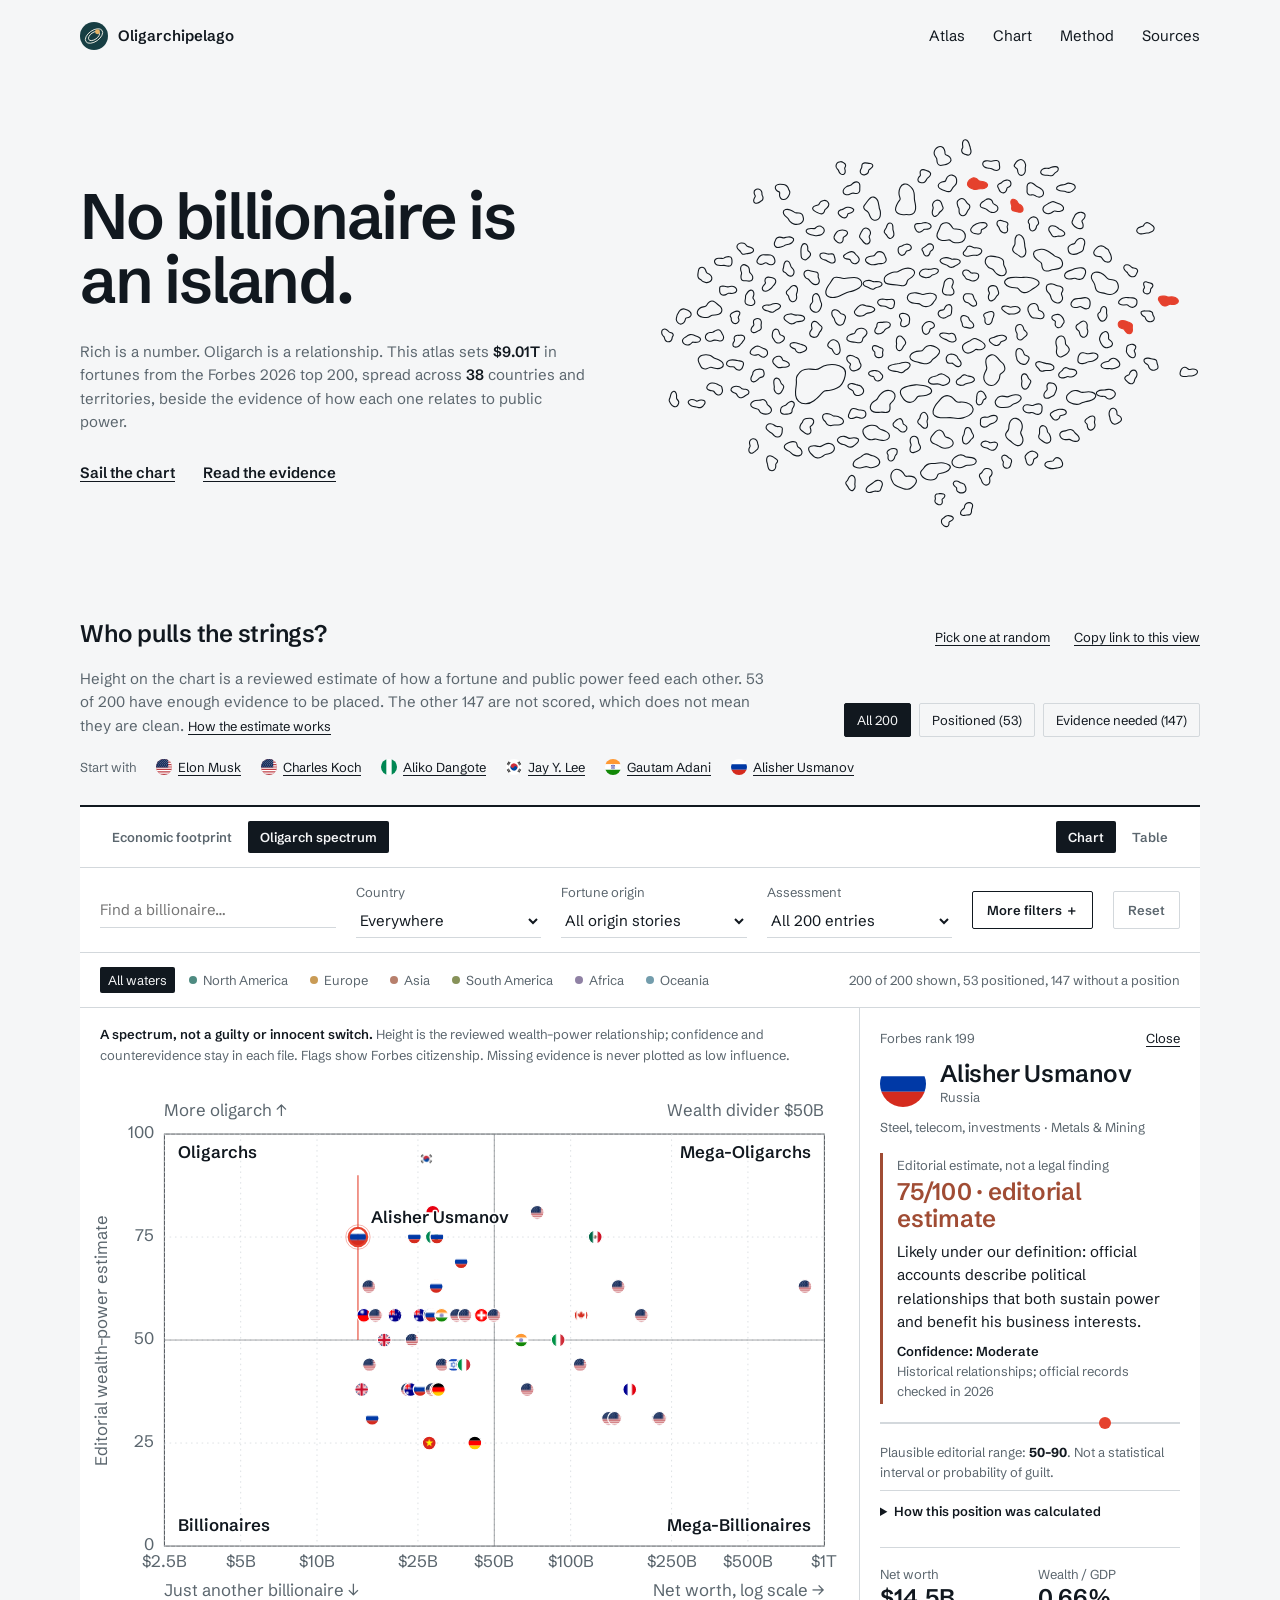
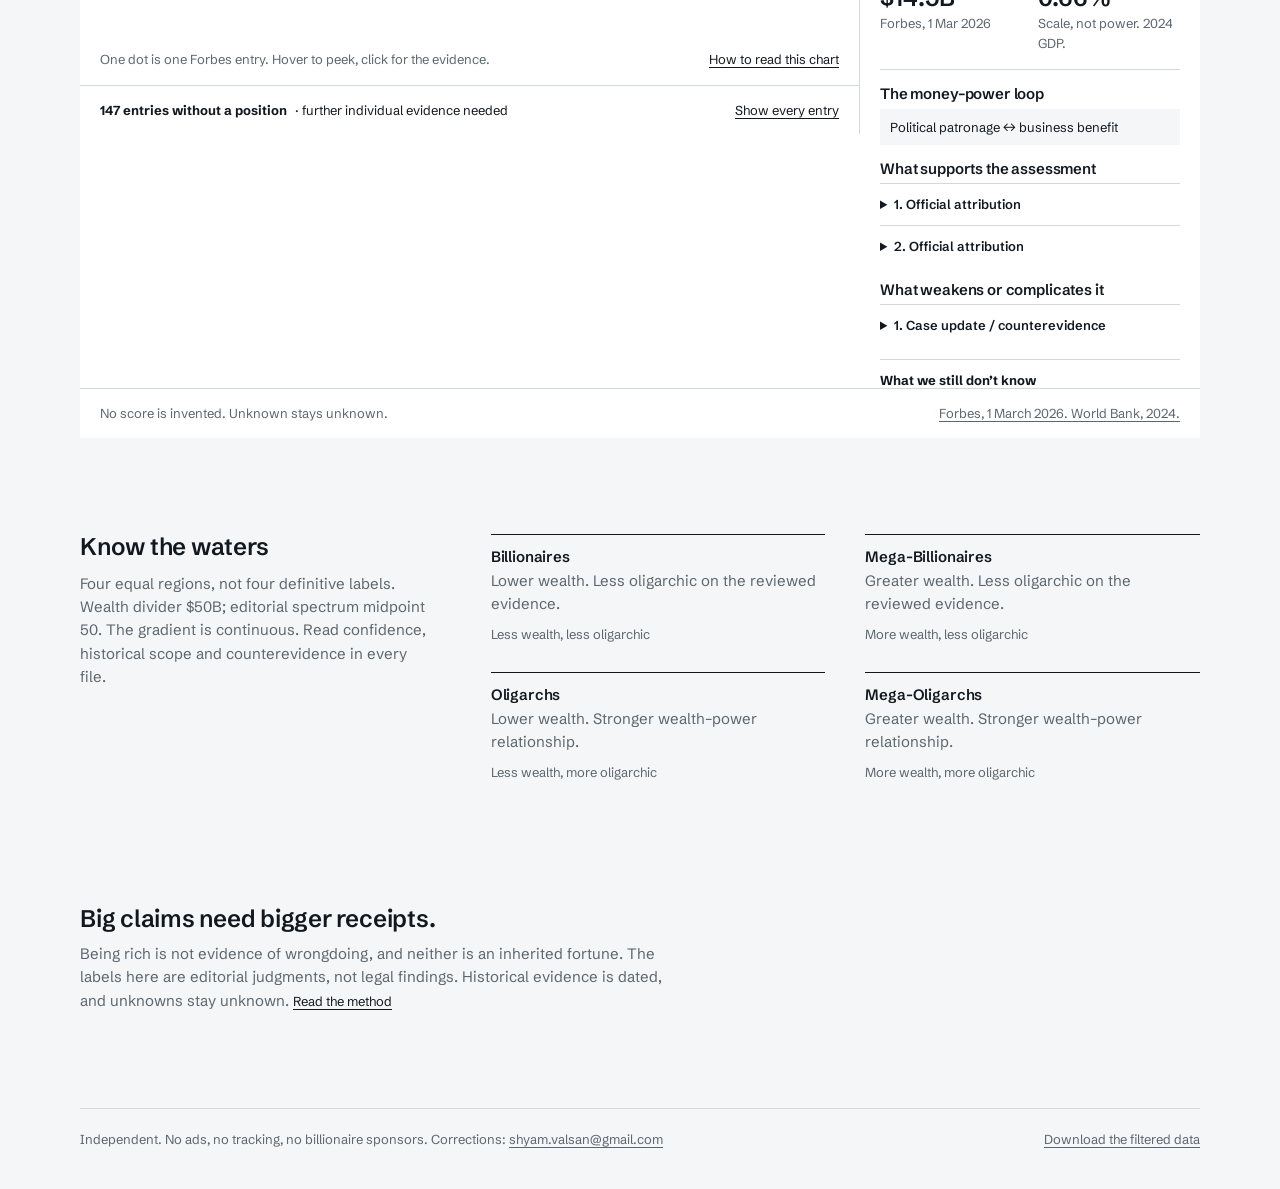
<file: index.html>
<!doctype html>
<html lang="en">
<head>
  <meta charset="utf-8">
  <meta name="viewport" content="width=device-width, initial-scale=1">
  <meta name="theme-color" content="#173e43">
  <meta name="description" content="The Oligarchipelago: a playful, source-backed atlas of the 2026 Forbes top 200. Explore wealth, economic footprint, and the evidence behind influence.">
  <title>The Oligarchipelago — Wealth and power, with receipts</title>
  <link rel="icon" href="assets/mark.svg" type="image/svg+xml">
  <link rel="stylesheet" href="styles.css">
  <script type="module" src="app.mjs"></script>
</head>
<body>
  <a class="skip-link" href="#explorer">Skip to the explorer</a>
  <header class="site-header wrap">
    <a href="./" class="wordmark" aria-label="The Oligarchipelago home"><img src="assets/mark.svg" width="28" height="28" alt="">Oligarchipelago</a>
    <nav aria-label="Main navigation"><a href="#explorer">Atlas</a><a href="map.html">Chart</a><button type="button" data-dialog="methodology">Method</button><button type="button" data-dialog="sources">Sources</button></nav>
  </header>
  <main>
    <section class="hero wrap" aria-labelledby="hero-title">
      <div class="hero-copy">
        <h1 id="hero-title">No billionaire is an island.</h1>
        <p class="hero-deck">Rich is a number. Oligarch is a relationship. This atlas sets <span id="total-wealth">—</span> in fortunes from the Forbes 2026 top 200, spread across <span id="country-count">—</span> countries and territories, beside the evidence of how each one relates to public power.</p>
        <p><a class="plain-link" href="map.html">Sail the chart</a> <a class="plain-link" href="#explorer">Read the evidence</a></p>
      </div>
      <a class="hero-map" href="map.html" aria-label="Open the chart: every fortune drawn as an island"><svg id="hero-map" viewBox="0 0 600 460" aria-hidden="true"></svg></a>
    </section>

    <section class="atlas-section wrap" id="explorer" aria-labelledby="atlas-title">
      <div class="section-heading"><div><h2 id="atlas-title">Who pulls the strings?</h2></div><div class="heading-actions"><button class="text-button" id="surprise">Pick one at random</button><button class="text-button" id="share">Copy link to this view</button></div></div>
      <div id="assessment-overview" class="assessment-overview" aria-label="Assessment coverage"></div><div id="likely-shortlist" class="likely-shortlist"></div>
      <div class="atlas-card">
        <div class="atlas-toolbar"><div class="segmented" aria-label="Data lens"><button type="button" id="lens-footprint" data-lens="footprint" aria-pressed="true">Economic footprint</button><button type="button" id="lens-influence" data-lens="influence" aria-pressed="false">Oligarch spectrum</button></div><div class="view-switch" aria-label="Display"><button data-view="chart" aria-pressed="true" title="Scatter plot"><span>Chart</span></button><button data-view="table" aria-pressed="false" title="Accessible data table"><span>Table</span></button></div></div>
        <div class="filter-bar"><label class="search-field"><input id="search" type="search" placeholder="Find a billionaire…" aria-label="Search name or source of wealth"></label><label class="filter-select"><span>Country</span><select id="country"><option value="all">Everywhere</option></select></label><label class="filter-select"><span>Fortune origin</span><select id="origin"><option value="all">All origin stories</option><option value="self-made">Self-made (Forbes)</option><option value="family">Family-linked · all</option><option value="inherited">Inherited</option><option value="mixed">Inherited & grown</option><option value="family-linked">Family-linked · unspecified</option><option value="unknown">Unknown</option></select></label><label class="filter-select"><span>Assessment</span><select id="assessment"><option value="all">All 200 entries</option><option value="placed">Evidence-backed placements</option><option value="upper">Upper half of spectrum</option><option value="lower">Lower half of spectrum</option><option value="unplaced">Evidence still needed</option></select></label><button class="filter-toggle" id="more-filters" aria-expanded="false" aria-controls="advanced-filters">More filters <span>+</span></button><button class="reset-button" id="reset" title="Reset every filter">Reset</button></div>
        <div id="advanced-filters" class="advanced-filters" hidden><label>Industry<select id="industry"><option value="all">All industries</option></select></label><label>National GDP<select id="gdp"><option value="all">Any GDP</option><option value="small">Below $100B</option><option value="medium">$100B – $1T</option><option value="large">$1T or more</option><option value="missing">Not available</option></select></label><label>GDP per capita<select id="income"><option value="all">Any income level</option><option value="low">Below $10,000</option><option value="middle">$10,000 – $40,000</option><option value="high">$40,000 or more</option><option value="missing">Not available</option></select></label><label>Purchasing power / person<select id="ppp"><option value="all">Any PPP GDP per capita</option><option value="low">Below Int$20,000</option><option value="middle">Int$20,000 – Int$60,000</option><option value="high">Int$60,000 or more</option><option value="missing">Not available</option></select></label><label>Marker style<select id="color"><option value="flag">Citizenship flag</option><option value="continent">Continent</option><option value="origin">Fortune origin</option></select></label><label>Wealth axis<select id="scale"><option value="log">Logarithmic</option><option value="linear">Linear</option></select></label></div>
        <div class="legend-row"><div id="continents" class="continent-filters" aria-label="Filter by continent"></div><span class="result-count" id="result-count" role="status" aria-live="polite">Loading the atlas…</span></div>
        <div id="origin-legend" class="origin-legend" hidden></div>
        <div class="explorer-grid"><div class="plot-panel"><div class="lens-note" id="lens-note"></div><div id="chart-view"><div class="chart-container" id="chart-container"><svg id="chart" viewBox="0 0 960 580" role="img" aria-labelledby="chart-title chart-desc"><title id="chart-title">Billionaire wealth and economic footprint</title><desc id="chart-desc">Interactive scatter plot. Use the table view for a sortable, keyboard-accessible list.</desc></svg><div class="chart-tooltip" id="tooltip" role="tooltip" hidden></div></div><div class="chart-footer"><span>One dot is one Forbes entry. Hover to peek, click for the evidence.</span><button class="text-button" data-dialog="methodology">How to read this chart</button></div><div id="unmapped" class="unmapped"></div></div><div id="table-view" hidden><div class="table-scroll"><table><caption class="sr-only">Filtered Forbes 2026 entries. Activate a name to see its sources.</caption><thead><tr><th><button data-sort="rank">Rank ↕</button></th><th><button data-sort="name">Name ↕</button></th><th>Country</th><th><button data-sort="wealth">Wealth ↕</button></th><th><button id="metric-sort" data-sort="metric">Footprint ↕</button></th><th>Origin</th></tr></thead><tbody id="table-body"></tbody></table></div><div class="table-pagination"><button id="prev-page">← Previous</button><span id="page-label"></span><button id="next-page">Next →</button></div></div><div id="empty-state" class="empty-state" hidden><span aria-hidden="true">⌕</span><h3>Uncharted waters.</h3><p>No fortunes match this combination. Try a broader horizon.</p><button class="outline-button" id="empty-reset">Clear filters</button></div></div><aside class="profile-panel" id="profile" aria-label="Selected billionaire details" tabindex="-1"></aside></div>
        <div class="data-strip"><span>No score is invented. Unknown stays unknown.</span><button data-dialog="sources">Forbes, 1 March 2026. World Bank, 2024.</button></div>
      </div>
    </section>

    <section class="quadrant-section wrap" aria-labelledby="quadrant-heading"><h2 id="quadrant-heading">Know the waters</h2><p id="quadrant-context"></p><div class="quadrant-cards" id="quadrant-cards"></div></section>
    <section class="principle-banner wrap"><h2>Big claims need bigger receipts.</h2><p>Being rich is not evidence of wrongdoing, and neither is an inherited fortune. The labels here are editorial judgments, not legal findings. Historical evidence is dated, and unknowns stay unknown. <button class="text-button" data-dialog="methodology">Read the method</button></p></section>
  </main>
  <footer class="site-footer wrap"><span>Independent. No ads, no tracking, no billionaire sponsors. Corrections: <a href="mailto:shyam.valsan@gmail.com">shyam.valsan@gmail.com</a></span><button id="download" class="text-button">Download the filtered data</button></footer>
  <dialog id="info-dialog" aria-labelledby="dialog-title"><div class="dialog-top"><span></span><button id="close-dialog" aria-label="Close dialog">×</button></div><div id="dialog-content"></div></dialog>
  <div id="toast" class="toast" role="status" hidden></div>
  <noscript><p class="noscript">This interactive atlas needs JavaScript. The complete dataset is available in <a href="data/billionaires.json">JSON format</a>.</p></noscript>
</body>
</html>
</file>
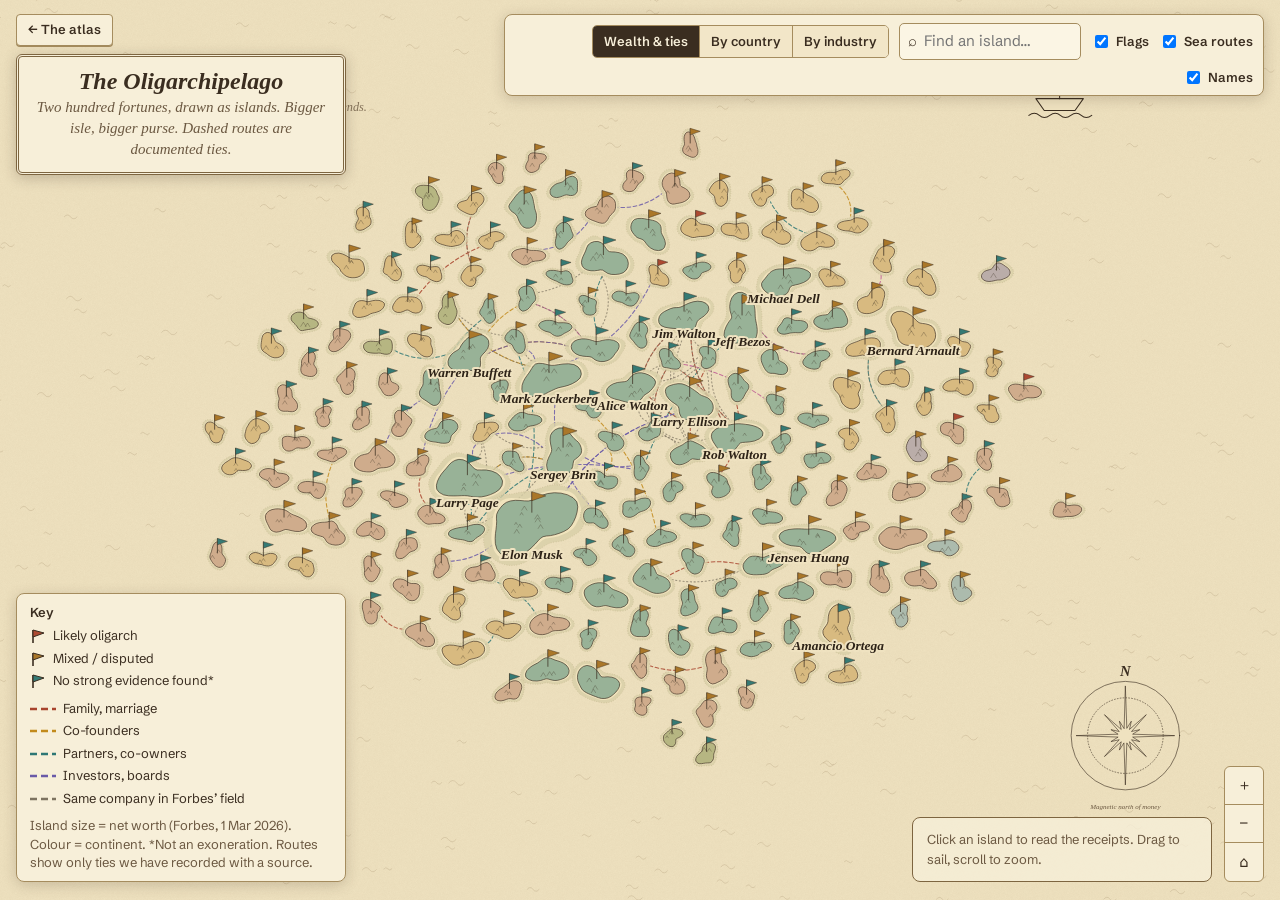
<file: map.html>
<!doctype html>
<html lang="en">
<head>
  <meta charset="utf-8">
  <meta name="viewport" content="width=device-width, initial-scale=1">
  <meta name="theme-color" content="#173e43">
  <meta name="description" content="A chart of the Oligarchipelago: the Forbes 2026 top 200 drawn as islands. Size is net worth; sea routes are documented ties between fortunes.">
  <title>The Chart — The Oligarchipelago</title>
  <link rel="icon" href="assets/mark.svg" type="image/svg+xml">
  <link rel="stylesheet" href="map.css">
  <script type="module" src="map.mjs"></script>
</head>
<body>
  <header class="chart-head">
    <a href="./" class="back" aria-label="Back to the atlas">← The atlas</a>
    <div class="cartouche"><h1>The Oligarchipelago</h1><p class="deck">Two hundred fortunes, drawn as islands. Bigger isle, bigger purse. Dashed routes are documented ties.</p></div>
  </header>
  <main class="stage" id="stage">
    <svg id="map" role="group" aria-label="Map of 200 islands, one per billionaire. Use the list view for a text version." tabindex="-1"></svg>
    <div class="toolbar" role="toolbar" aria-label="Map controls">
      <div class="seg" id="modes" aria-label="Arrange islands by"></div>
      <label class="find"><span aria-hidden="true">⌕</span><input id="find" type="search" placeholder="Find an island…" aria-label="Find an island by name" list="names" autocomplete="off"><datalist id="names"></datalist></label>
      <label class="check"><input type="checkbox" id="t-flags" checked> Flags</label>
      <label class="check"><input type="checkbox" id="t-ties" checked> Sea routes</label>
      <label class="check"><input type="checkbox" id="t-labels" checked> Names</label>
    </div>
    <div class="zoom" aria-label="Zoom"><button id="zin" aria-label="Zoom in">＋</button><button id="zout" aria-label="Zoom out">−</button><button id="zreset" aria-label="Reset view">⌂</button></div>
    <aside class="legend" id="legend" aria-label="Map key"></aside>
    <aside class="panel" id="panel" aria-live="polite" tabindex="-1"></aside>
    <div class="tip" id="tip" role="tooltip" hidden></div>
    <p class="loading" id="loading">Unrolling the chart…</p>
  </main>
  <noscript><p class="noscript">The chart needs JavaScript. The full dataset is available as <a href="data/billionaires.json">JSON</a>, and the <a href="./">atlas</a> has an accessible table.</p></noscript>
</body>
</html>
</file>
<file: styles.css>
@font-face{font-family:'Schibsted Grotesk';font-style:normal;font-weight:400 900;font-display:swap;src:url('assets/fonts/schibsted.ttf') format('truetype')}

/* One family, two weights, four sizes. Colour is ink on paper; red is reserved for what the evidence flags. */
:root{--paper:#f5f6f7;--white:#fff;--ink:#11181f;--mute:#5b666e;--rule:#d3d8dc;--red:#e5412d;--amber:#d9a021;--green:#3b7a6e;
  --s:13px;--m:15px;--l:24px;--xl:clamp(40px,6.4vw,64px);--sans:'Schibsted Grotesk',system-ui,sans-serif}
*{box-sizing:border-box}
html{scroll-behavior:smooth;scroll-padding-top:24px}
body{margin:0;background:var(--paper);color:var(--ink);font:400 var(--m)/1.55 var(--sans);-webkit-font-smoothing:antialiased}
button,input,select{font:inherit;color:inherit}
button{cursor:pointer;border:0;background:none;padding:0}
button:disabled{opacity:.35;cursor:default}
a{color:inherit}
button,a,input,select,[tabindex]{outline-offset:3px}
:focus-visible{outline:2px solid var(--red)}
[hidden]{display:none!important}
h1,h2,h3,h4,p,dl,dd{margin:0}
h1,h2,h3,h4{font-weight:600;line-height:1.1;letter-spacing:-.01em}
small{font-size:var(--s);color:var(--mute)}
.wrap{width:min(1120px,calc(100% - 48px));margin-inline:auto}
.quiet{color:var(--mute)}
.sr-only{position:absolute;width:1px;height:1px;overflow:hidden;clip:rect(0 0 0 0);white-space:nowrap}
.skip-link{position:absolute;left:-999px;top:8px;background:var(--ink);color:var(--paper);padding:8px 12px;z-index:50}
.skip-link:focus{left:8px}

/* links and buttons: underline is the affordance; one boxed style for toggles */
.plain-link,.text-button,.site-footer a{text-decoration:underline;text-underline-offset:3px;text-decoration-thickness:1px}
.plain-link{margin-right:24px;font-weight:600}
.text-button{font:inherit;font-size:var(--s)}
.plain-link:hover,.text-button:hover{text-decoration-thickness:2px}
.outline-button,.filter-toggle,.reset-button{border:1px solid var(--ink);border-radius:2px;padding:8px 14px;font-size:var(--s);font-weight:600}
.outline-button:hover,.filter-toggle:hover{background:var(--ink);color:var(--paper)}

/* header */
.site-header{display:flex;align-items:center;justify-content:space-between;gap:24px;padding:22px 0}
.wordmark{display:flex;align-items:center;gap:10px;text-decoration:none;font-weight:600;font-size:var(--m)}
.site-header nav{display:flex;gap:28px}
.site-header nav a,.site-header nav button{text-decoration:none;font-size:var(--m)}
.site-header nav a:hover,.site-header nav button:hover{text-decoration:underline;text-underline-offset:4px}

/* hero: the archipelago is the picture */
.hero{display:grid;grid-template-columns:minmax(0,1fr) minmax(0,1.05fr);gap:56px;align-items:center;padding:64px 0 88px}
.hero h1{font-size:var(--xl);letter-spacing:-.035em;line-height:1;max-width:9em}
.hero-deck{margin:28px 0 28px;max-width:34em;color:var(--mute)}
.hero-deck span{color:var(--ink);font-weight:600}
.hero-map{display:block;text-decoration:none}
#hero-map{width:100%;height:auto;display:block;overflow:visible}
.hero-isle{fill:none;stroke:var(--ink);stroke-width:1.1;vector-effect:non-scaling-stroke;stroke-linejoin:round}
.hero-likely{fill:var(--red);stroke:var(--red)}
.hero-map:hover .hero-isle:not(.hero-likely){stroke-width:1.6}

/* sections */
.atlas-section{padding-bottom:96px}
.section-heading{display:flex;justify-content:space-between;align-items:end;gap:24px;padding-bottom:20px}
.section-heading h2,.quadrant-section h2,.principle-banner h2{font-size:var(--l)}
.heading-actions{display:flex;gap:24px}
.assessment-overview{display:flex;justify-content:space-between;align-items:end;gap:32px;padding:0 0 20px}
.assessment-overview p{max-width:46em;color:var(--mute)}
.assessment-overview p .text-button{color:var(--ink)}
.research-progress{display:flex;gap:8px;flex:none}
.research-progress button{border:1px solid var(--rule);border-radius:2px;padding:6px 12px;font-size:var(--s)}
.research-progress button[aria-pressed=true]{background:var(--ink);color:var(--paper);border-color:var(--ink)}
.likely-shortlist{display:flex;flex-wrap:wrap;align-items:center;gap:6px 20px;padding:0 0 28px;font-size:var(--s)}
.likely-shortlist>span{color:var(--mute)}
.likely-shortlist button{display:flex;align-items:center;gap:6px;text-decoration:underline;text-underline-offset:3px;text-decoration-thickness:1px}
.likely-shortlist img{border-radius:50%}

/* explorer */
.atlas-card{background:var(--white);border-top:2px solid var(--ink)}
.atlas-toolbar,.filter-bar,.legend-row{display:flex;align-items:center;gap:20px;padding:14px 20px;border-bottom:1px solid var(--rule)}
.atlas-toolbar{justify-content:space-between}
.segmented,.view-switch{display:flex;gap:4px}
.segmented button,.view-switch button{padding:6px 12px;border-radius:2px;font-size:var(--s);font-weight:600;color:var(--mute)}
.segmented button[aria-pressed=true],.view-switch button[aria-pressed=true]{background:var(--ink);color:var(--paper)}
.filter-bar{flex-wrap:wrap}
.search-field{flex:1 1 200px}
.search-field input,.filter-select select,.advanced-filters select{width:100%;border:0;border-bottom:1px solid var(--rule);background:transparent;padding:6px 0;border-radius:0}
.filter-select{display:flex;flex-direction:column;flex:1 1 150px;gap:2px}
.filter-select span,.advanced-filters label{font-size:var(--s);color:var(--mute)}
.advanced-filters{display:grid;grid-template-columns:repeat(auto-fit,minmax(170px,1fr));gap:16px 20px;padding:14px 20px;border-bottom:1px solid var(--rule)}
.advanced-filters label{display:flex;flex-direction:column;gap:2px}
.reset-button{border-color:var(--rule);color:var(--mute)}
.legend-row{justify-content:space-between;font-size:var(--s);flex-wrap:wrap}
.continent-filters{display:flex;gap:6px;flex-wrap:wrap}
.continent-filters button{display:flex;align-items:center;gap:6px;padding:3px 8px;border-radius:2px;color:var(--mute)}
.continent-filters button[aria-pressed=true]{background:var(--ink);color:var(--paper)}
.legend-dot{width:8px;height:8px;border-radius:50%;background:var(--dot)}
.result-count{color:var(--mute)}
.origin-legend{display:flex;gap:16px;padding:10px 20px;font-size:var(--s);border-bottom:1px solid var(--rule)}
.origin-legend span{display:flex;align-items:center;gap:6px}
.explorer-grid{display:grid;grid-template-columns:minmax(0,1fr) 340px;align-items:start}
.plot-panel{min-width:0;border-right:1px solid var(--rule)}
.lens-note{padding:16px 20px 0;font-size:var(--s);color:var(--mute)}
.lens-note strong{color:var(--ink);font-weight:600}
.chart-container{position:relative;padding:8px 8px 0}
#chart{width:100%;height:auto;display:block;overflow:visible}
.chart-footer{display:flex;justify-content:space-between;gap:16px;padding:8px 20px 16px;font-size:var(--s);color:var(--mute)}
.chart-footer .text-button{color:var(--ink)}
.unmapped{border-top:1px solid var(--rule)}
.research-roster{padding:14px 20px}
.research-roster summary{cursor:pointer;font-size:var(--s);display:flex;gap:8px;flex-wrap:wrap}
.research-roster summary span{margin-left:auto;text-decoration:underline;text-underline-offset:3px}
.research-roster p{margin:10px 0;font-size:var(--s);color:var(--mute);max-width:52em}
.research-roster-grid{display:grid;grid-template-columns:repeat(auto-fill,minmax(200px,1fr));gap:2px 16px}
.research-roster-grid button{display:flex;align-items:center;gap:8px;padding:5px 0;text-align:left;font-size:var(--s)}
.research-roster-grid img{border-radius:50%;flex:none}
.data-strip{display:flex;justify-content:space-between;gap:16px;flex-wrap:wrap;padding:14px 20px;border-top:1px solid var(--rule);font-size:var(--s);color:var(--mute)}
.data-strip button{font-size:var(--s);text-decoration:underline;text-underline-offset:3px}

/* chart marks */
.plot-frame{stroke:var(--ink);stroke-width:1}
.gridline{stroke:var(--rule);stroke-width:1;stroke-dasharray:2 5}
.divider{stroke:var(--ink);stroke-width:1;opacity:.5}
.tick,.spectrum-endpoint,.axis-title,.point-label{font:400 22px var(--sans);fill:var(--mute)}
.spectrum-quadrant{font:600 22px var(--sans);fill:var(--ink);pointer-events:none}
.point-label{fill:var(--ink);font-weight:600;paint-order:stroke;stroke:#fff;stroke-width:4;stroke-linejoin:round;pointer-events:none}
.bubble{cursor:pointer;stroke:#fff;stroke-width:1.5;transition:opacity .15s;outline:none}
.flag-bubble{fill-opacity:1}
.bubble:hover,#chart .bubble:focus-visible{stroke:var(--ink);stroke-width:2.5}
.bubble.selected{stroke:var(--red);stroke-width:3}
.halo{fill:none;stroke:var(--red);stroke-width:1;opacity:.5;pointer-events:none}
.editorial-range{stroke:var(--red);stroke-width:2;opacity:.7;pointer-events:none}
.chart-tooltip{position:absolute;z-index:10;pointer-events:none;min-width:190px;max-width:260px;background:var(--ink);color:var(--paper);border-radius:2px;padding:10px 12px;font-size:var(--s)}
.chart-tooltip strong{display:block;font-size:var(--m);font-weight:600}
.chart-tooltip .tooltip-meta{color:#b6c0c6;margin-bottom:8px}
.chart-tooltip dl{display:grid;grid-template-columns:1fr auto;gap:3px 12px}
.chart-tooltip dd{font-weight:600}
.chart-tooltip .quiet{color:#b6c0c6;margin-top:6px}

/* table */
.table-scroll{overflow:auto}
table{width:100%;border-collapse:collapse;font-size:var(--s)}
th,td{padding:10px 20px;text-align:left;border-bottom:1px solid var(--rule);white-space:nowrap}
th{font-weight:600;color:var(--mute)}
th button{font-weight:600}
td button{text-decoration:underline;text-underline-offset:3px;text-align:left}
tr.selected td{background:var(--paper)}
.table-pagination{display:flex;justify-content:space-between;align-items:center;padding:12px 20px;font-size:var(--s)}
.table-pagination button{text-decoration:underline;text-underline-offset:3px}
.empty-state{padding:56px 20px}
.empty-state h3{font-size:var(--l);margin-bottom:8px}
.empty-state p{color:var(--mute);margin-bottom:16px}
.empty-state span{display:none}

/* profile */
.profile-panel{padding:20px;font-size:var(--s);max-height:980px;overflow:auto}
.profile-welcome h3{font-size:var(--l);margin-bottom:8px}
.profile-welcome p{margin-bottom:12px;color:var(--mute)}
.profile-kicker{display:flex;justify-content:space-between;color:var(--mute);margin-bottom:12px}
.profile-kicker button{text-decoration:underline;text-underline-offset:3px;color:var(--ink)}
.profile-identity{display:flex;align-items:center;gap:14px}
.profile-flag{border-radius:50%}
.profile-identity h3{font-size:var(--l)}
.profile-identity p,.profile-source{color:var(--mute)}
.profile-source{margin:10px 0 16px}
.assessment-verdict{border-left:3px solid var(--verdict);padding:2px 0 2px 14px;margin-bottom:16px}
.assessment-verdict h4{font-size:var(--l);color:var(--verdict);margin:4px 0 8px}
.assessment-verdict p{font-size:var(--m)}
.case-confidence{margin-top:8px;font-weight:600}
.spectrum-meter{position:relative;height:2px;background:var(--rule);margin:18px 0}
.spectrum-meter>span{position:absolute;top:-5px;width:12px;height:12px;border-radius:50%;background:var(--red);transform:translateX(-50%)}
.case-scope{margin:8px 0;color:var(--mute)}
.case-scope strong{color:var(--ink)}
.rubric-details,.receipt-item{border-top:1px solid var(--rule);padding:10px 0}
.rubric-details summary,.receipt-item summary{cursor:pointer;font-weight:600}
.rubric-row{display:grid;grid-template-columns:1fr auto;gap:2px 12px;margin:10px 0}
.rubric-row p,.rubric-row small{grid-column:1/-1}
.receipt-item p{margin:8px 0}
.receipt-item a{display:inline-block;margin-top:4px}
.profile-metrics{display:grid;grid-template-columns:1fr 1fr;gap:16px;margin:16px 0;padding:16px 0;border-block:1px solid var(--rule)}
.profile-metrics strong{display:block;font-size:var(--l);font-weight:600;line-height:1.2}
.profile-metrics span{color:var(--mute)}
.profile-section{margin-top:16px}
.profile-section h4{font-size:var(--m);margin:16px 0 6px}
.mechanism{padding:8px 10px;background:var(--paper)}
.case-limit{margin-top:14px;padding-top:10px;border-top:1px solid var(--rule)}
.context-grid{display:grid;grid-template-columns:1fr 1fr;gap:12px;margin-top:10px}
.context-grid strong{display:block;font-weight:600}
.unmapped-list{display:flex;flex-wrap:wrap;gap:6px 14px}
.unmapped-list button{text-decoration:underline;text-underline-offset:3px}
.profile-bottom{display:flex;justify-content:space-between;margin-top:20px;padding-top:12px;border-top:1px solid var(--rule)}

/* below the atlas */
.quadrant-section{padding:0 0 96px;display:grid;grid-template-columns:minmax(0,1fr) minmax(0,2fr);grid-template-rows:auto auto 1fr;gap:12px 56px}
.quadrant-section h2{grid-column:1}
#quadrant-context{grid-column:1;color:var(--mute);max-width:30em;grid-row:2}
.quadrant-cards{grid-column:2;grid-row:1/4;display:grid;grid-template-columns:1fr 1fr;gap:0 40px}
.quadrant-card{border-top:1px solid var(--ink);padding:14px 0 28px}
.quadrant-card h3{font-size:var(--m);margin-bottom:4px}
.quadrant-card p{color:var(--mute)}
.quadrant-card small{display:block;margin-top:8px}
.principle-banner{padding:0 0 96px;max-width:min(1120px,calc(100% - 48px))}
.principle-banner h2{margin-bottom:10px}
.principle-banner p{max-width:40em;color:var(--mute)}
.principle-banner .text-button{color:var(--ink)}
.site-footer{display:flex;justify-content:space-between;gap:24px;flex-wrap:wrap;padding:20px 0 40px;border-top:1px solid var(--rule);font-size:var(--s);color:var(--mute)}

/* dialog and toast */
dialog{width:min(680px,calc(100% - 32px));max-height:86vh;border:0;border-top:2px solid var(--ink);border-radius:0;padding:0;background:var(--white);color:var(--ink)}
dialog::backdrop{background:#11181fa6}
.dialog-top{display:flex;justify-content:flex-end;padding:12px 20px 0}
#close-dialog{font-size:var(--l);line-height:1;padding:0 4px}
#dialog-content{padding:0 28px 28px}
#dialog-content h2{font-size:var(--l);margin-bottom:14px}
#dialog-content h3{font-size:var(--m);margin:22px 0 6px}
#dialog-content p,#dialog-content li{margin:0 0 10px;max-width:60em}
#dialog-content ul{padding-left:20px}
#dialog-content code{display:block;background:var(--paper);padding:10px 12px;font-size:var(--s);overflow:auto}
.dialog-callout{margin-top:18px;padding:10px 14px;border-left:3px solid var(--red);background:var(--paper)}
.toast{position:fixed;left:50%;bottom:24px;transform:translateX(-50%);background:var(--ink);color:var(--paper);padding:10px 16px;border-radius:2px;font-size:var(--s);z-index:60;max-width:calc(100% - 32px)}
.noscript{padding:24px;margin:0}

@media(max-width:900px){
  .hero{grid-template-columns:1fr;gap:32px;padding:32px 0 56px}
  .explorer-grid{grid-template-columns:1fr}.plot-panel{border-right:0;border-bottom:1px solid var(--rule)}
  .quadrant-section{grid-template-columns:1fr}.quadrant-cards,#quadrant-context{grid-column:1;grid-row:auto}
  .assessment-overview{flex-direction:column;align-items:flex-start}
}
@media(max-width:600px){
  .wrap{width:calc(100% - 32px)}
  .site-header{flex-wrap:wrap}.site-header nav{gap:18px}
  .quadrant-cards{grid-template-columns:1fr}
  .section-heading{flex-direction:column;align-items:flex-start}
  .atlas-toolbar{flex-direction:column;align-items:flex-start}
  .tick,.spectrum-endpoint,.axis-title,.point-label,.spectrum-quadrant{font-size:20px}
}
@media(prefers-reduced-motion:reduce){*{transition:none!important;scroll-behavior:auto!important}}
</file>
<file: map.css>
@font-face{font-family:'Schibsted Grotesk';font-style:normal;font-weight:400 900;font-display:swap;src:url('assets/fonts/schibsted.ttf') format('truetype')}
:root{--parch:#efe2c0;--parch2:#e4d2a6;--ink:#3a2d20;--ink2:#6b5841;--sea:#2d7775;--red:#a8432d;--paper:#f7efd9;--sans:'Schibsted Grotesk',system-ui,sans-serif;--serif:'Iowan Old Style','Palatino Linotype',Palatino,Georgia,serif}
*{box-sizing:border-box}html,body{height:100%;margin:0}
body{background:#d9c79b;color:var(--ink);font:400 15px/1.5 var(--sans);overflow:hidden;-webkit-font-smoothing:antialiased}
button,input{font:inherit;color:inherit}button{cursor:pointer;border:0;background:none}a{color:inherit}
:focus-visible{outline:2px solid #9a4a16;outline-offset:3px}
[hidden]{display:none!important}
.chart-head{position:fixed;z-index:5;left:16px;top:14px;display:flex;flex-direction:column;gap:8px;max-width:330px;pointer-events:none}
.chart-head>*{pointer-events:auto}
.back{align-self:flex-start;background:var(--paper);border:1px solid #a58c5e;border-radius:4px;padding:5px 11px;font-size:13px;font-weight:600;text-decoration:none;box-shadow:0 1px 0 #a58c5e}
.cartouche{background:var(--paper);border:3px double #7d6540;border-radius:6px;padding:10px 16px 12px;box-shadow:0 3px 14px #3a2d2040;text-align:center}
.cartouche h1{margin:2px 0 4px;font:italic 700 24px/1 var(--serif)}
.deck{margin:0;font:italic 15px/1.4 var(--serif);color:var(--ink2)}
.stage{position:fixed;inset:0}
#map{width:100%;height:100%;display:block;cursor:grab;touch-action:none;background:var(--parch)}
#map.drag{cursor:grabbing}
.toolbar{position:fixed;z-index:5;top:14px;right:16px;display:flex;flex-wrap:wrap;gap:8px 10px;align-items:center;justify-content:flex-end;max-width:min(760px,calc(100% - 380px));background:var(--paper);border:1px solid #a58c5e;border-radius:8px;padding:8px 10px;box-shadow:0 3px 14px #3a2d2033}
.seg{display:flex;border:1px solid #a58c5e;border-radius:5px;overflow:hidden}
.seg button{padding:6px 11px;font-size:13px;font-weight:600;background:#f2e6c8;border-right:1px solid #a58c5e}
.seg button:last-child{border:0}
.seg button[aria-pressed=true]{background:var(--ink);color:var(--paper)}
.find{display:flex;align-items:center;gap:5px;border:1px solid #a58c5e;border-radius:5px;background:#fbf5e4;padding:0 8px}
.find input{border:0;background:none;padding:6px 2px;width:150px;outline-offset:6px}
.check{display:flex;gap:5px;align-items:center;font-size:13px;font-weight:600;cursor:pointer}
.zoom{position:fixed;z-index:5;right:16px;bottom:18px;display:flex;flex-direction:column;border:1px solid #a58c5e;border-radius:6px;overflow:hidden;background:var(--paper)}
.zoom button{width:38px;height:38px;font-size:15px;border-bottom:1px solid #a58c5e}.zoom button:last-child{border:0}
.zoom button:hover{background:#f2e6c8}
.legend{position:fixed;z-index:5;left:16px;bottom:18px;background:var(--paper);border:1px solid #a58c5e;border-radius:8px;padding:10px 13px;font-size:13px;max-width:330px;box-shadow:0 3px 14px #3a2d2033}
.legend h2{margin:0 0 6px;font:600 13px var(--sans)}
.legend ul{list-style:none;margin:0 0 8px;padding:0;display:grid;gap:3px}
.legend li{display:flex;align-items:center;gap:7px}
.legend svg{flex:none}
.legend p{margin:6px 0 0;color:var(--ink2);font-size:13px;line-height:1.4}
.panel{position:fixed;z-index:6;right:16px;top:132px;bottom:74px;width:340px;max-width:calc(100% - 32px);overflow:auto;background:var(--paper);border:3px double #7d6540;border-radius:8px;padding:16px 18px;box-shadow:0 6px 24px #3a2d2055}
.panel.empty{top:auto;bottom:18px;right:68px;width:300px;padding:12px 14px;border-width:1px;font-size:13px;color:var(--ink2);box-shadow:none;background:#f7efd9cc}
.panel h2{margin:2px 0 2px;font:italic 700 24px/1.1 var(--serif)}
.panel .meta{margin:0 0 10px;color:var(--ink2);font-size:13px}
.panel .big{font:700 24px/1 var(--serif)}
.panel dl{margin:10px 0;display:grid;grid-template-columns:auto 1fr;gap:3px 12px;font-size:13px}.panel dt{color:var(--ink2)}.panel dd{margin:0}
.panel h3{margin:14px 0 6px;font:600 15px var(--sans)}
.panel ul.ties{list-style:none;margin:0;padding:0;display:grid;gap:8px}
.panel ul.ties li{border-left:3px solid var(--c,#999);padding:1px 0 1px 9px;font-size:13px}
.panel ul.ties button{font-weight:700;text-decoration:underline;text-underline-offset:2px;padding:0}
.panel ul.ties small{display:block;color:var(--ink2)}
.panel .close{position:absolute;right:10px;top:8px;font-size:20px;line-height:1;padding:4px 8px}
.panel .link{display:inline-block;margin-top:12px;font-weight:600;font-size:13px}
.badge{display:inline-block;border-radius:3px;padding:1px 7px;font-size:13px;font-weight:700;color:#fff}
.note{font-size:13px;color:var(--ink2);margin:8px 0 0}
.tip{position:fixed;z-index:9;pointer-events:none;background:var(--ink);color:var(--paper);padding:6px 9px;border-radius:5px;font-size:13px;max-width:260px;box-shadow:0 3px 12px #0005}
.loading{position:fixed;inset:0;display:grid;place-items:center;margin:0;font:italic 20px var(--serif);background:var(--parch);z-index:20}
.noscript{position:fixed;z-index:30;top:80px;left:20px;background:#fff;padding:12px}
/* map internals */
.sea-wave{fill:none;stroke:#8a7650;stroke-width:1.1;opacity:.45;stroke-linecap:round}
.land{stroke:#3a2d20;stroke-width:1.6;stroke-linejoin:round}
.shore{fill:#f1e4bd;stroke:none}
.shallows{fill:#d9d0a8;stroke:#a4946a;stroke-width:1;stroke-dasharray:2 4;opacity:.8}
.hill{fill:none;stroke:#3a2d20;stroke-width:1.1;stroke-linecap:round;stroke-linejoin:round;opacity:.65}
.isle{cursor:pointer;outline:none}
.isle:hover .land,.isle:focus-visible .land,.isle.sel .land{stroke-width:3;stroke:#8a2f1c}
.isle:focus-visible .shallows{stroke:#9a4a16;stroke-width:2.5;stroke-dasharray:none}
.isle.dim{opacity:.28}
.isle.sel .shallows{fill:#f4d9a0}
.label{font:italic 600 14px var(--serif);fill:#2d2217;paint-order:stroke;stroke:#efe2c0;stroke-width:4;stroke-linejoin:round;pointer-events:none;text-anchor:middle}
.region{font:600 34px var(--sans);fill:#3a2d20;opacity:.17;text-anchor:middle;pointer-events:none}
.route{fill:none;stroke-width:2.6;stroke-linecap:round;opacity:.85}
.route.derived{stroke-dasharray:3 6;opacity:.7}
.route:not(.derived){stroke-dasharray:9 6}
.route.dim{opacity:.07}.route.hot{opacity:1;stroke-width:3.5}
.route-hit{fill:none;stroke:transparent;stroke-width:14;cursor:help}
.deco{fill:none;stroke:#3a2d20;stroke-width:1.5;stroke-linecap:round;stroke-linejoin:round}
.deco-fill{fill:#efe2c0}
@media (max-width:900px){
  .toolbar{left:10px;right:10px;top:auto;bottom:10px;max-width:none;justify-content:flex-start}
  .chart-head{left:10px;top:10px;max-width:calc(100% - 20px)}.deck{display:none}.cartouche h1{font-size:22px}.cartouche{padding:6px 12px}
  .legend{display:none}.zoom{bottom:auto;top:86px;right:10px;flex-direction:row}.zoom button{border-bottom:0;border-right:1px solid #a58c5e}
  .panel{top:auto;bottom:120px;left:10px;right:10px;width:auto;max-height:46vh}
  .panel.empty{display:none}.find input{width:110px}
}
@media (prefers-reduced-motion:reduce){*{transition:none!important;animation:none!important}}
</file>
